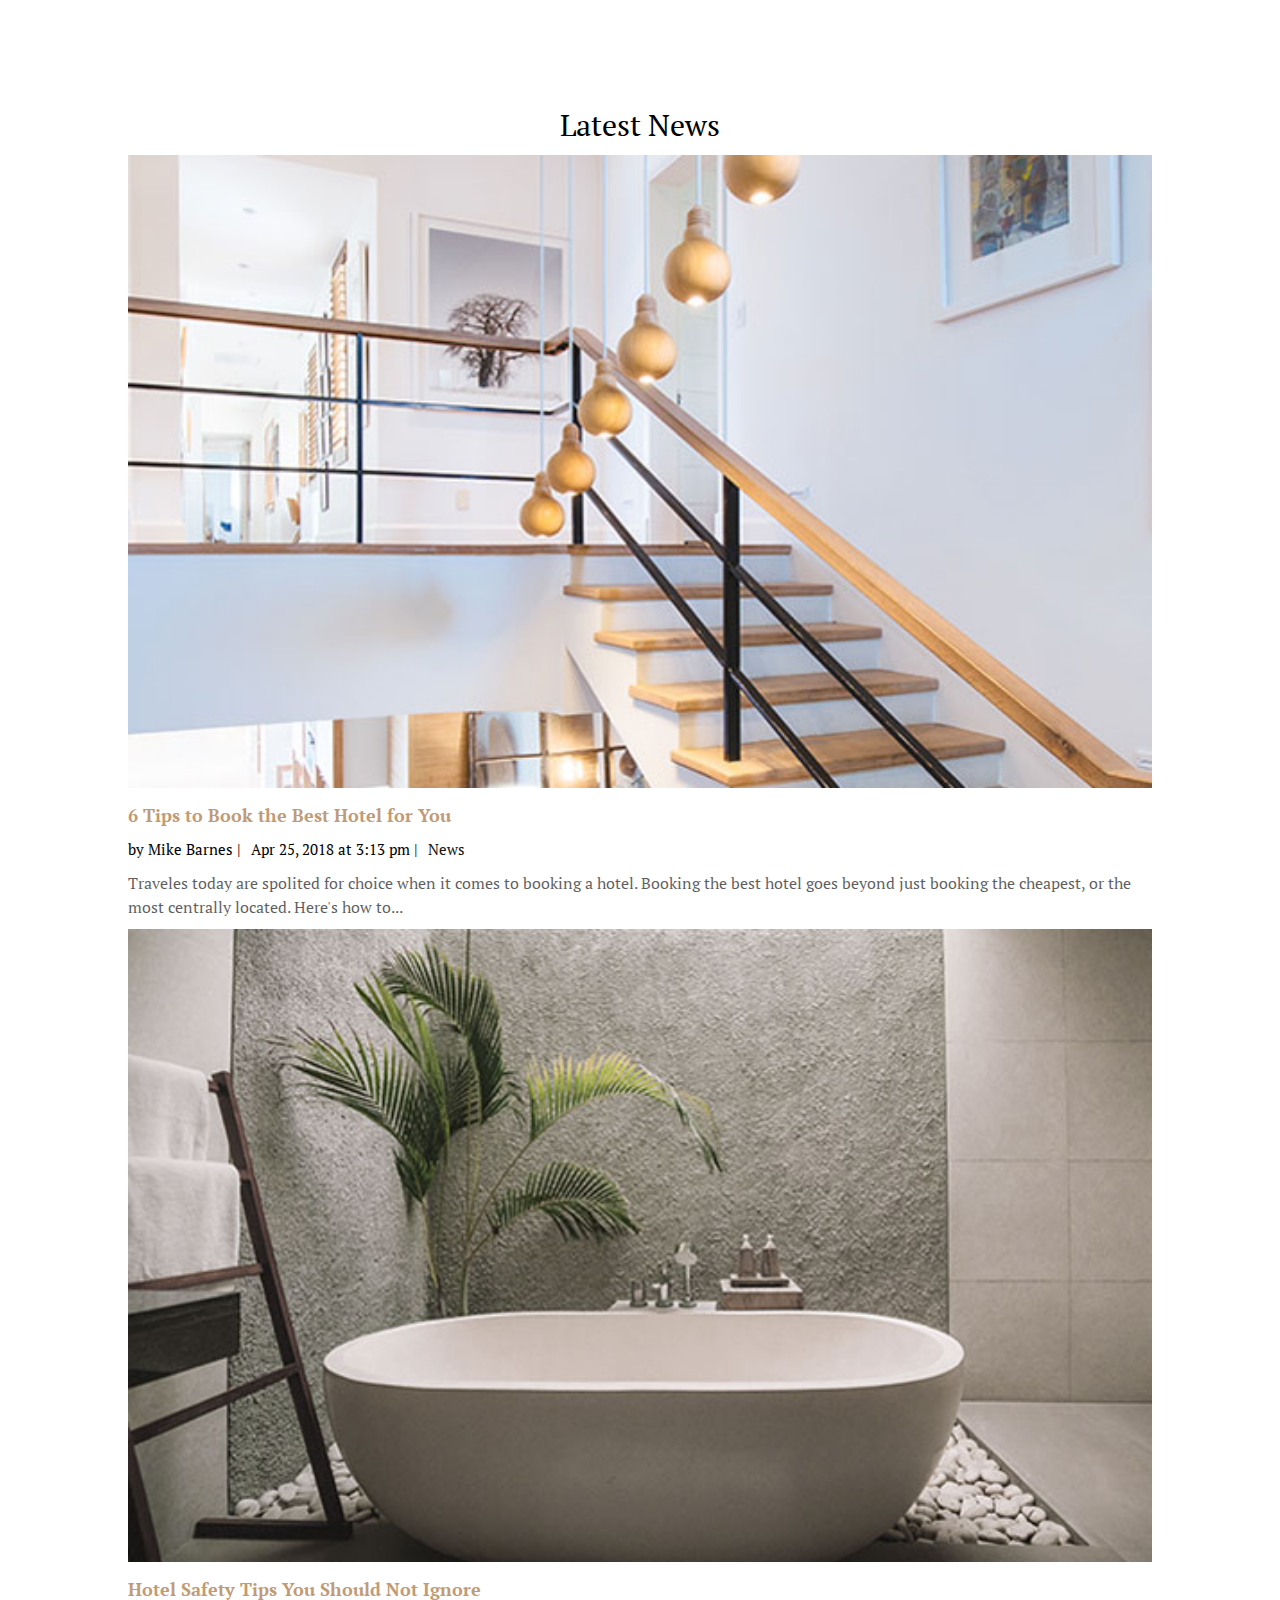
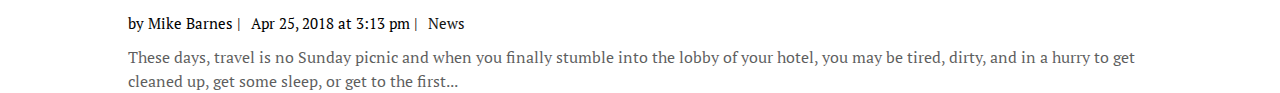
<file: latest-news/index.html>
<!DOCTYPE html>
<html lang="en">
  <head>
    <meta charset="UTF-8" />
    <meta http-equiv="X-UA-Compatible" content="IE=edge" />
    <meta name="viewport" content="width=device-width, initial-scale=1.0" />
    <title>Document</title>
    <link rel="stylesheet" href="./style.css" />
    <link
      href="https://cdn.jsdelivr.net/npm/bootstrap@5.3.0-alpha3/dist/css/bootstrap.min.css"
      rel="stylesheet"
      integrity="sha384-KK94CHFLLe+nY2dmCWGMq91rCGa5gtU4mk92HdvYe+M/SXH301p5ILy+dN9+nJOZ"
      crossorigin="anonymous"
    />
  </head>
  <body>
    <nav class="container-fluid">
      <div class="latest-news">
        <p>Latest News</p>
      </div>
      <section style="padding: 0 10%" class="row">
        <div class="items col-12 col-sm-6">
          <img src="./image/latest-news-1-571x353.jpg" />
          <div class="text">
            <h3>
              <span>6 Tips to Book the Best Hotel for You</span>
            </h3>
            <ul class="flex-column flex-sm-row">
              <li>by Mike Barnes</li>
              <li>Apr 25, 2018 at 3:13 pm</li>
              <li><a href="#">News</a></li>
            </ul>
          </div>
          <p class="p">
            Traveles today are spolited for choice when it comes to booking a
            hotel. Booking the best hotel goes beyond just booking the cheapest,
            or the most centrally located. Here's how to...
          </p>
        </div>
        <div class="items col-12 col-sm-6">
          <img src="./image/latest-news-2-571x353.jpg" />
          <div class="text">
            <h3>
              <span>Hotel Safety Tips You Should Not Ignore</span>
            </h3>
            <ul class="flex-column flex-sm-row">
              <li>by Mike Barnes</li>
              <li>Apr 25, 2018 at 3:13 pm</li>
              <li><a href="#">News</a></li>
            </ul>
          </div>
          <p class="p">
            These days, travel is no Sunday picnic and when you finally stumble
            into the lobby of your hotel, you may be tired, dirty, and in a
            hurry to get cleaned up, get some sleep, or get to the first...
          </p>
        </div>
      </section>
    </nav>
    <script
      src="https://cdn.jsdelivr.net/npm/bootstrap@5.3.0-alpha3/dist/js/bootstrap.bundle.min.js"
      integrity="sha384-ENjdO4Dr2bkBIFxQpeoTz1HIcje39Wm4jDKdf19U8gI4ddQ3GYNS7NTKfAdVQSZe"
      crossorigin="anonymous"
    ></script>
  </body>
</html>
</file>
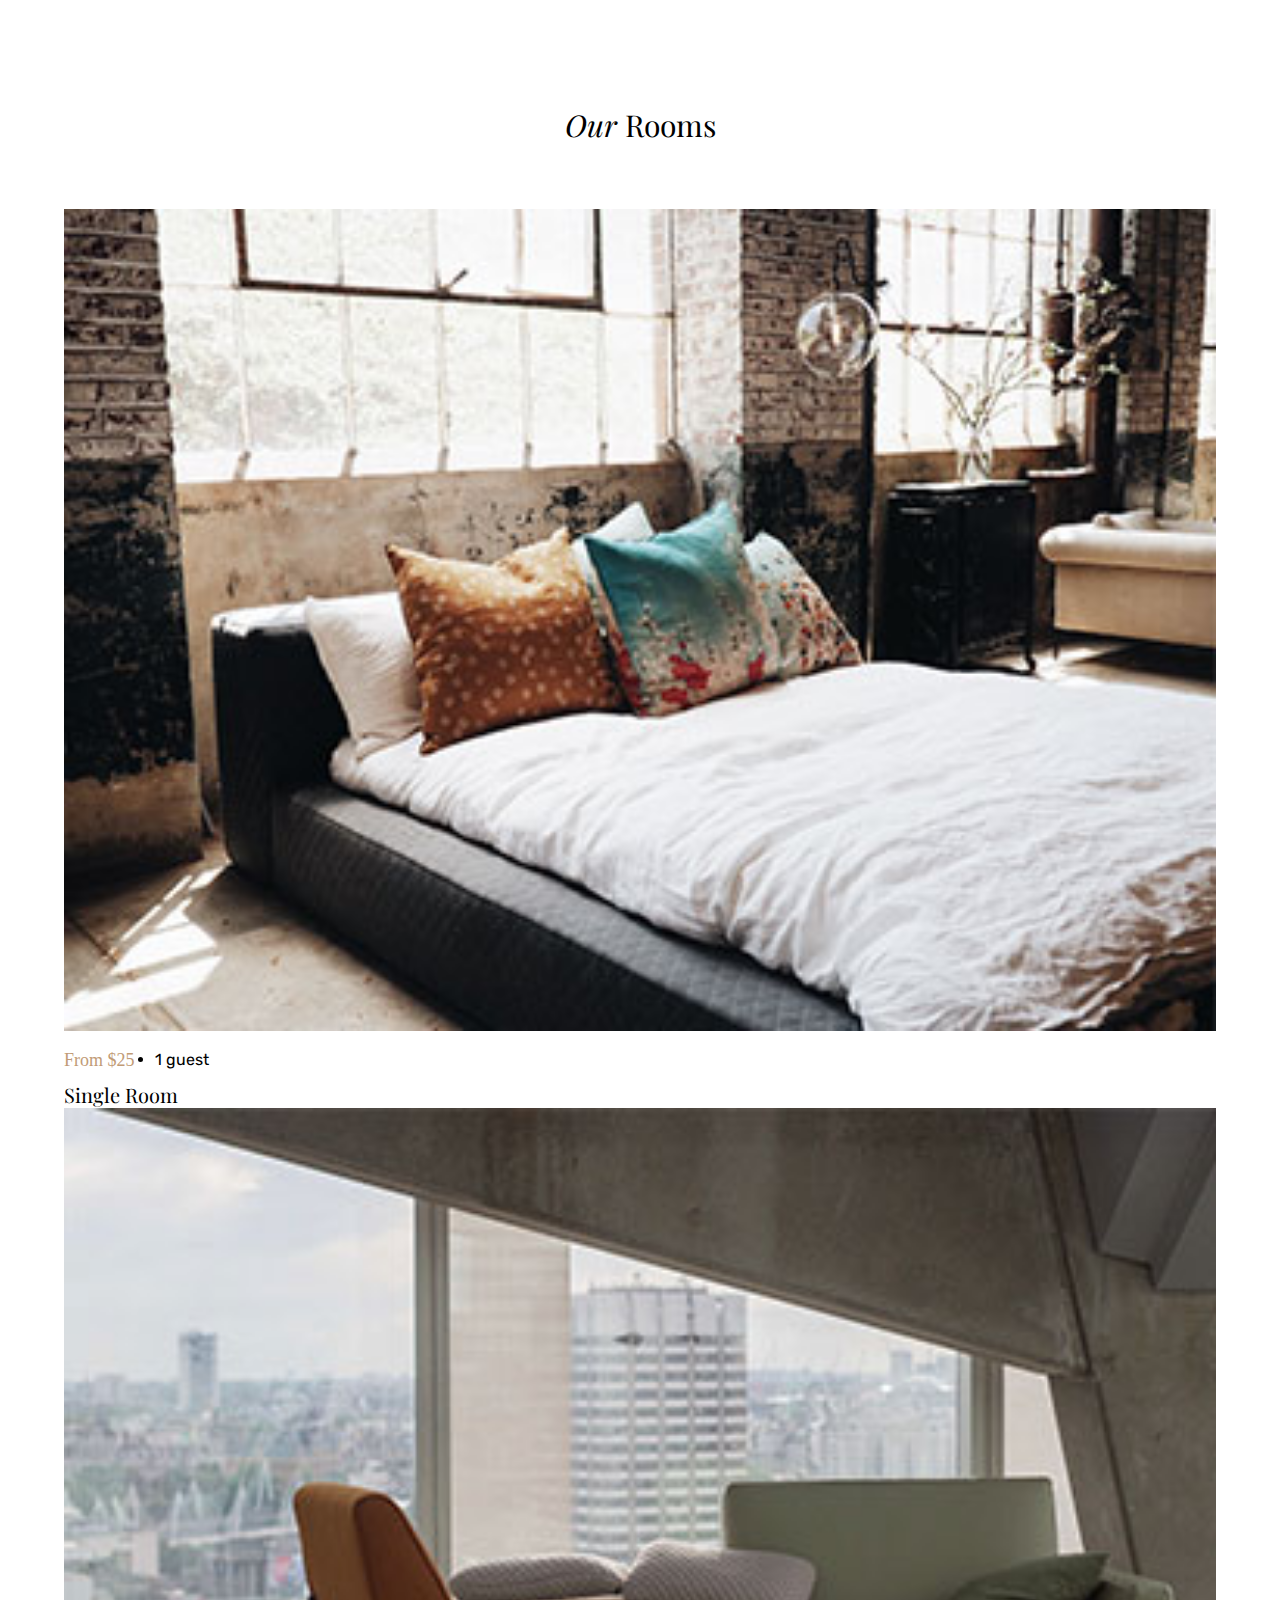
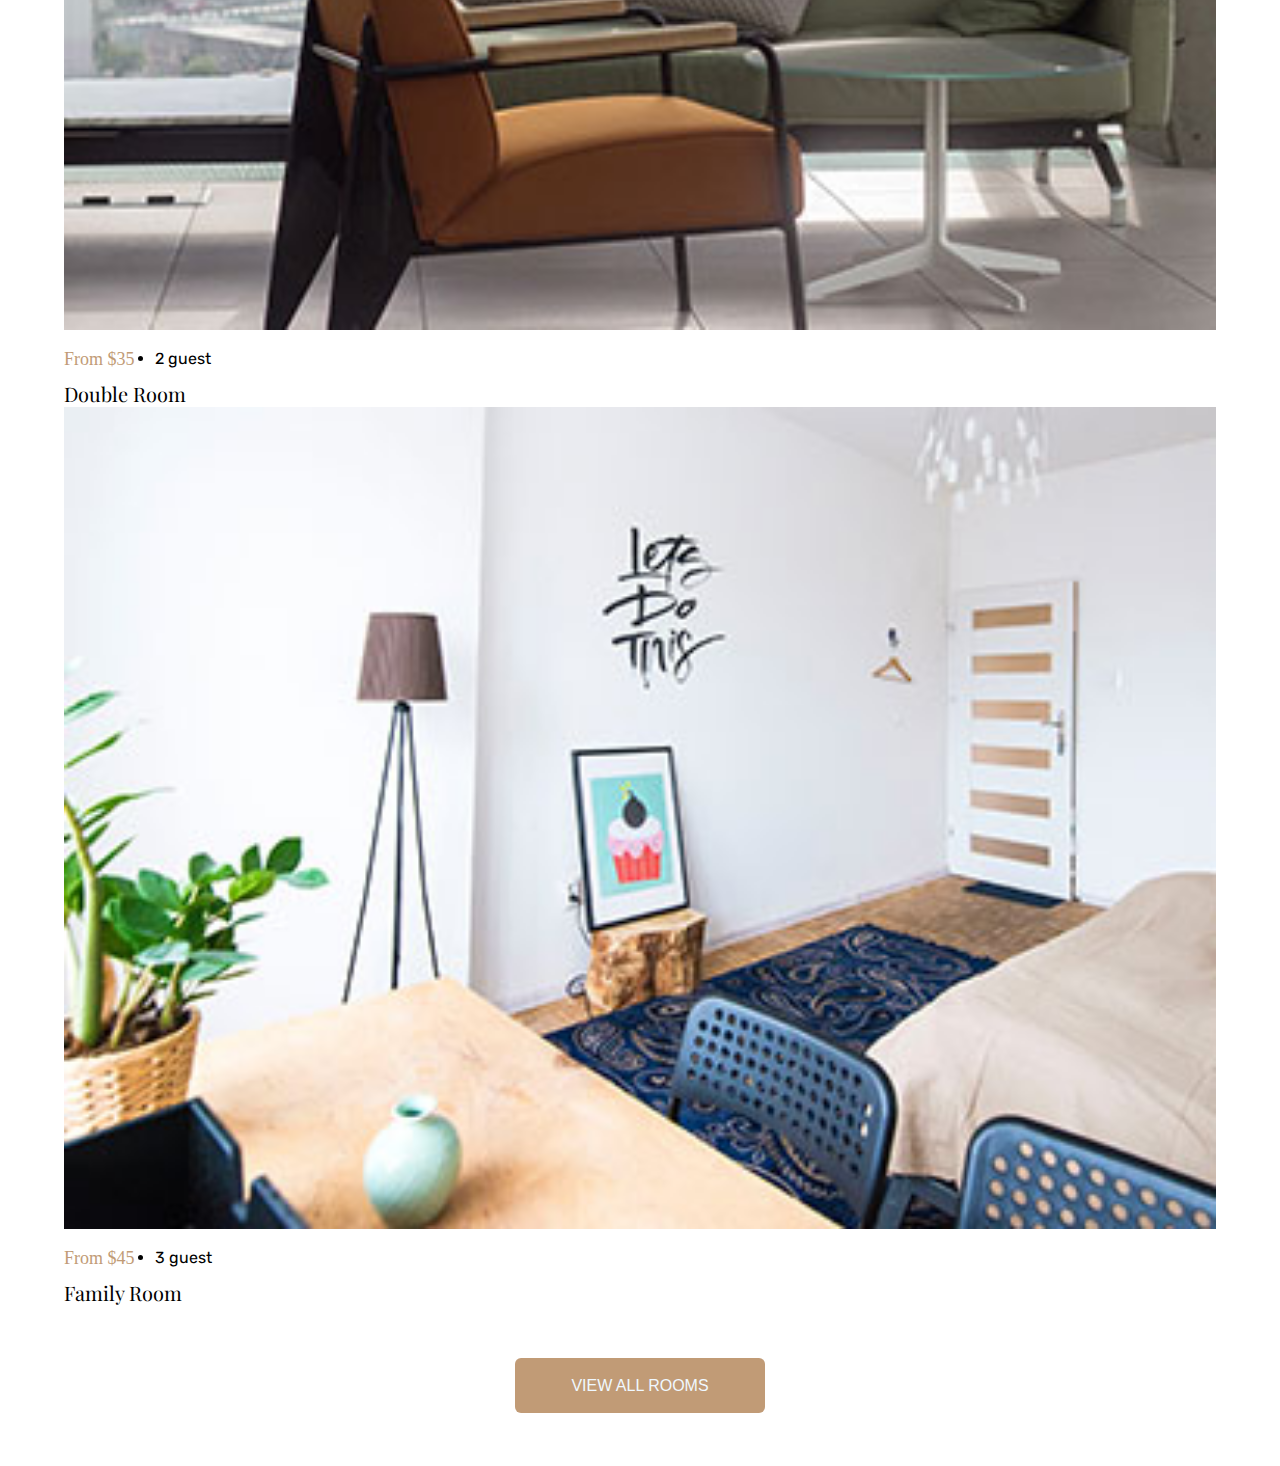
<file: our-rooms/index.html>
<!DOCTYPE html>
<html lang="en">
  <head>
    <meta charset="UTF-8" />
    <meta http-equiv="X-UA-Compatible" content="IE=edge" />
    <meta name="viewport" content="width=device-width, initial-scale=1.0" />
    <title></title>
    <link rel="stylesheet" href="./style.css" />
    <link href="https://cdn.jsdelivr.net/npm/bootstrap@5.3.0-alpha3/dist/css/bootstrap.min.css" rel="stylesheet" integrity="sha384-KK94CHFLLe+nY2dmCWGMq91rCGa5gtU4mk92HdvYe+M/SXH301p5ILy+dN9+nJOZ" crossorigin="anonymous">
  </head>
  </head>
  <body>
    <nav class="container-fluid">
      <div class="our-rooms">
        <i>Our&nbsp;</i>
        <span class="font-weight-bolder">Rooms</span>
      </div>
      <div class="div row">
        <div class="imgs-texts col-sm-12 col-md-6 col-lg-4 ">
          <div class="img">
            <img src="./image/job-portal-2-370x264.jpg" />
          </div>
          <div class="text flex-sm-column flex-md-row">
            <p>From $25</p>
            <ul>
              <li>1 guest</li>
            </ul>
          </div>
          <div class="test">
            <p>Single Room</p>
          </div>
        </div>
        <div class="imgs-texts col-sm-12 col-md-6 col-lg-4 ">
          <div class="img">
            <img src="./image/job-portal-3-370x264.jpg" />
          </div>
          <div class="text flex-sm-column flex-md-row">
            <p>From $35</p>
            <ul>
              <li>2 guest</li>
            </ul>
          </div>
          <div class="test">
            <p>Double Room</p>
          </div>
        </div>
        <div class="imgs-texts col-sm-12 col-md-6 col-lg-4 ">
          <div class="img">
            <img src="./image/job-portal-4-370x264.jpg" />
          </div>
          <div class="text flex-sm-column flex-md-row">
            <p>From $45</p>
            <ul>
              <li>3 guest</li>
            </ul>
          </div>
          <div class="test">
            <p>Family Room</p>
          </div>
        </div>
      </div>
      <div class="button">
        <button style="border-radius: 6px;">VIEW ALL ROOMS</button>
      </div>
    </nav>
    <script src="https://cdn.jsdelivr.net/npm/bootstrap@5.3.0-alpha3/dist/js/bootstrap.bundle.min.js" integrity="sha384-ENjdO4Dr2bkBIFxQpeoTz1HIcje39Wm4jDKdf19U8gI4ddQ3GYNS7NTKfAdVQSZe" crossorigin="anonymous"></script>
  </body>
</html>
</file>
<file: latest-news/style.css>
@import url('https://fonts.googleapis.com/css2?family=PT+Serif&family=Playfair+Display:ital,wght@0,500;1,500&display=swap');

* {
    margin: 0;
    padding: 0;
    box-sizing: border-box;
    font-family: 'Playfair Display', serif;
    font-family: 'PT Serif', serif;
}

.latest-news {
    height: 145px;
    font-size: 30px;
    width: 100%;
    display: flex;
    justify-content: center;
    align-items: flex-end;
}

section {
    width: 100%;
}

.items .text span {
    color: #c19b76;
    font-size: 18px;
}

.items img {
    width: 100%;
    padding: 10px 0;
}

.items img:hover {
    filter: brightness(70%);
    transition: all 0.3s ease;
    cursor: pointer;
}

.items .p {
    font-size: 16px;
    font-weight: 300;
    line-height: 1.5;
    color: rgba(21, 21, 21, 0.7);
    text-align: left;
}

.items .text span:hover {
    color: #151515;
    transition: all 0.2s ease;
    cursor: pointer;
}

.text ul{
    padding: 10px 0;
    line-height: 24px;
}

ul li {
    font-size: 15px;
    padding-right: 10px; 
    list-style-type: none;
    text-align: left;
}

ul li:not(:last-child)::after {
    content: " | ";
}

ul {
    display: flex;
    flex-wrap: wrap;
}

ul li a {
    text-decoration: none;
    color: #151515;
}

ul li a:hover {
    color: #c19b76;
    transition: all 0.2s ease;
}
</file>
<file: our-rooms/style.css>
@import url('https://fonts.googleapis.com/css2?family=Playfair+Display:ital,wght@0,500;1,500&family=Rubik:wght@300&display=swap');

* {
    margin: 0;
    padding: 0;
    box-sizing: border-box;
}


.div {
    padding: 5% 5% 0 5%;
    width: 100%;
}

.our-rooms {
    width: 100%;
    height: 145px;
    font-family: 'Playfair Display', serif;
    font-size: 30px;
    display: flex;
    justify-content: center;
    align-items: flex-end;
}

.imgs-texts .text {
    display: flex;
    padding: 15px 0 0 0;
}

.imgs-texts img {
    width: 100%;
}

.imgs-texts img:hover {
    filter: brightness(70%);
    transition: all 0.3s ease;
    cursor: pointer;
}

.text ul {
    padding-left: 20px;
    font-family: 'Rubik', sans-serif;
    font-size: 16px;
}

.text p {
    color: #c19b76;
    font-size: 18px;
}


.imgs-texts .test {
    padding-top: 10px;
    width: 148px;
    font-family: 'Playfair Display', serif;
    font-size: 20px;
}

button {
    border: none;
    width: 250px;
    height: 55px;
    background: #c19b76;
    color: aliceblue;
    font-size: 16px;
}

.button {
    width: 100%;
    height: 160px;
    display: flex;
    justify-content: center;
    align-items: center;
}

button:hover {
    background: #343a40;
    color: #6c757d;
    transition: all 0.3s ease;
}

.imgs-texts .test:hover {
    color: #c19b76;
    transition: all 0.2s ease;
    cursor: pointer;
}
</file>
